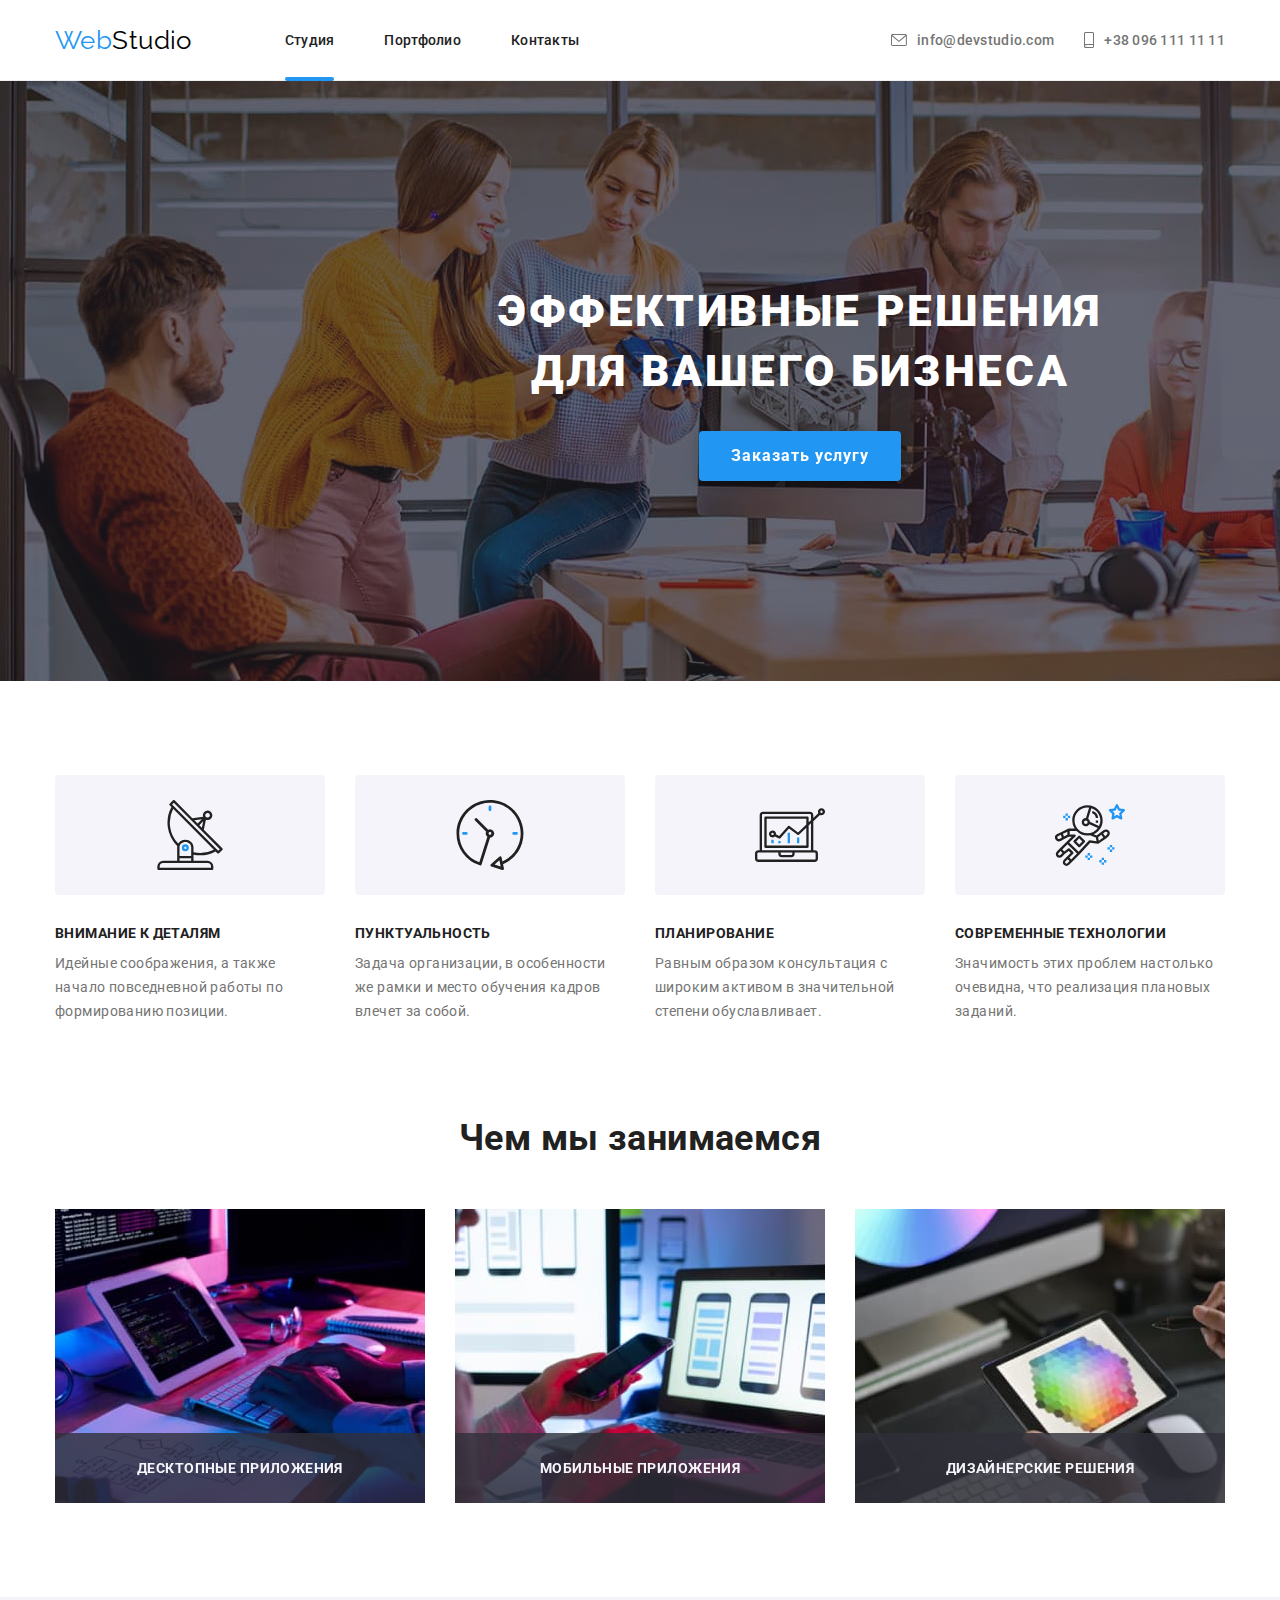
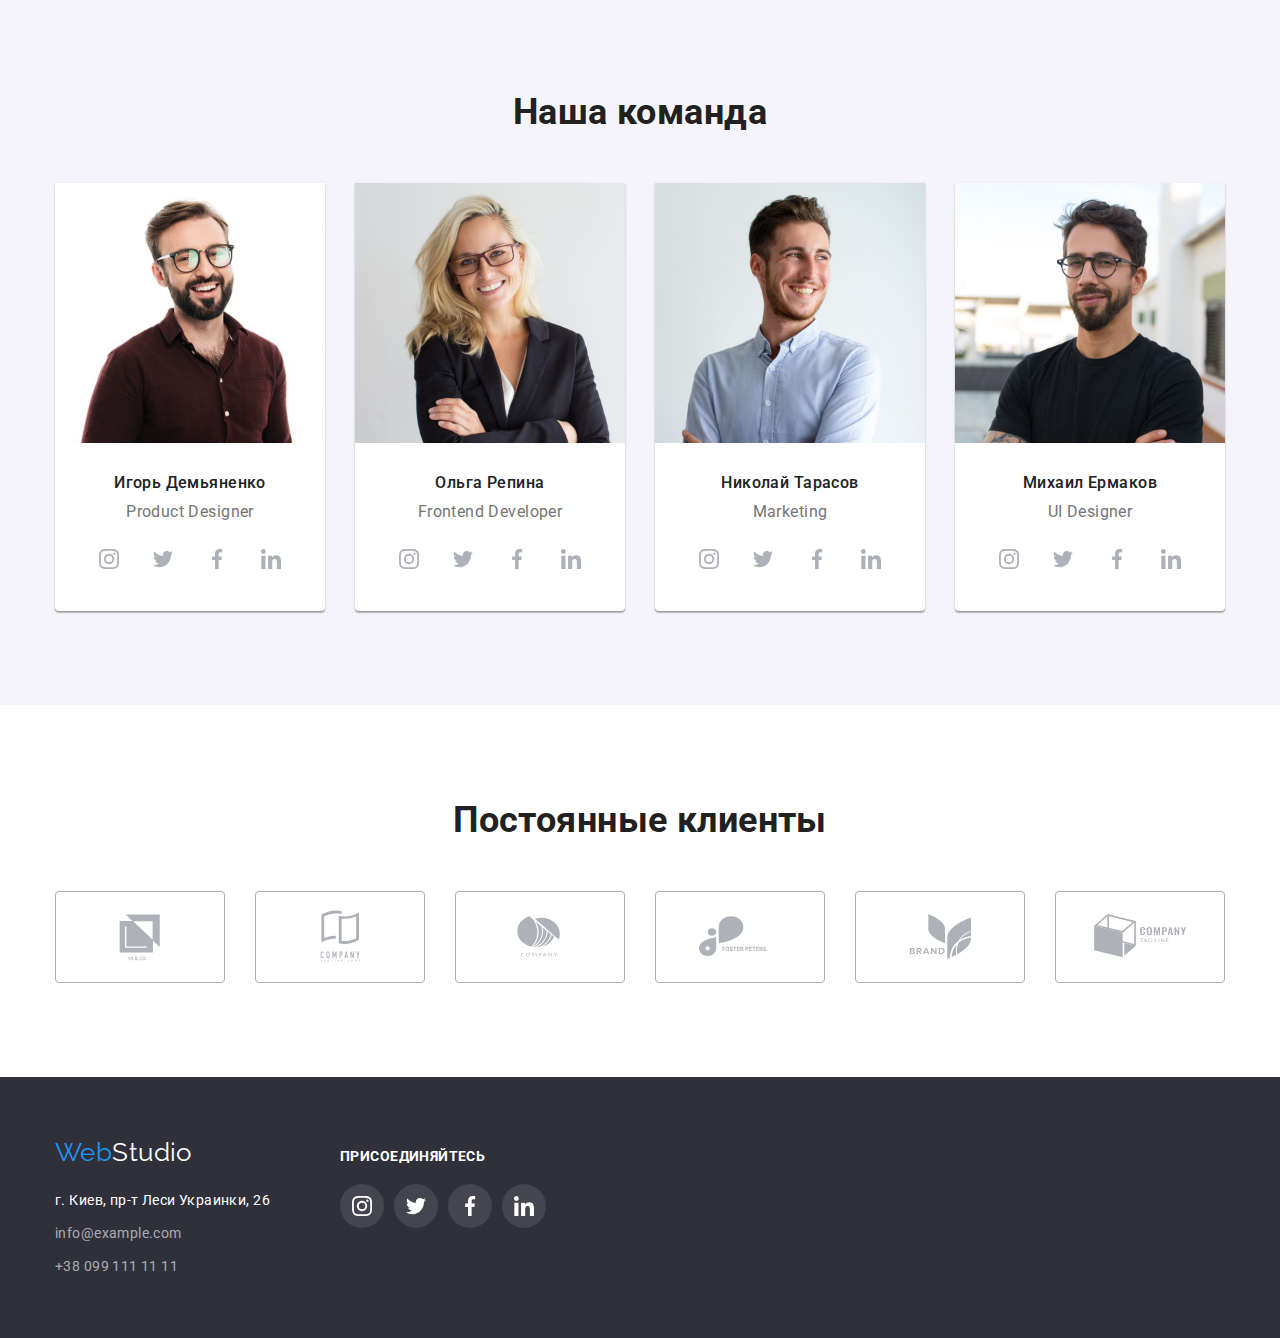
<file: index.html>
<!DOCTYPE html>
<html lang="ru">
  <head>
    <meta charset="UTF-8" />
    <meta http-equiv="X-UA-Compatible" content="IE=edge" />
    <meta name="viewport" content="width=device-width, initial-scale=1.0" />
    <title>Студия</title>
    <!-- <link rel="stylesheet" href="./css/reset.css" /> -->
    <link rel="stylesheet" href="https://cdnjs.cloudflare.com/ajax/libs/modern-normalize/1.1.0/modern-normalize.min.css" />
    <link rel="stylesheet" href="./css/styles.css" />
  </head>
  <body>
    <header>
      <!-- navigation bar -->
      <div class="container">
        <div class="nav-bar">
          <nav>
            <a href="./index.html" class="logo"><span>Web</span>Studio</a>
            <ul class="nav-menu">
              <li class="item"><a class="nav-link active" href="./index.html">Студия</a></li>
              <li class="item"><a class="nav-link" href="./portfollio.html">Портфолио</a></li>
              <li class="item"><a class="nav-link" href="">Контакты</a></li>
            </ul>
          </nav>

          <!-- contacts -->
          <ul class="cont-menu">
            <li class="item">
              <a class="cont-link" href="mailto:info@devstudio.com">
                <svg class="icon mail">
                  <use href="./images/sprite.svg#icon-envelope"></use>
                </svg>
                info@devstudio.com
              </a>
            </li>

            <li class="item">
              <a class="cont-link" href="tel:+380961111111">
                <svg class="icon phone">
                  <use href="./images/sprite.svg#icon-smartphone"></use>
                </svg>
                +38 096 111 11 11
              </a>
            </li>
          </ul>
        </div>
      </div>
    </header>

    <main>
      <!-- Hero -->
      <div class="overlay">
        <section class="hero">
          <div class="container">
            <h1 class="hero-text">Эффективные решения для вашего бизнеса</h1>
            <button type="button" class="button" data-modal-open>Заказать услугу</button>
          </div>
          <div class="backdrop is-hidden" data-backdrop="">
            <div class="modal" data-modal>
              <button class="close" data-modal-close>
                <svg class="icon">
                  <use href="./images/sprite.svg#icon-close2"></use>
                </svg>
              </button>
            </div>
          </div>
        </section>
      </div>

      <!-- Features -->
      <section class="features">
        <div class="container">
          <h2 hidden>Особенности</h2>
          <ul class="list">
            <li class="item">
              <div class="features-icons">
                <svg class="icon">
                  <use href="./images/sprite.svg#antenna"></use>
                </svg>
              </div>
              <h3 class="features-title">Внимание к деталям</h3>
              <p class="features-text">Идейные соображения, а также начало повседневной работы по формированию позиции.</p>
            </li>
            <li class="item">
              <div class="features-icons">
                <svg class="icon">
                  <use href="./images/sprite.svg#clock"></use>
                </svg>
              </div>
              <h3 class="features-title">Пунктуальность</h3>
              <p class="features-text">Задача организации, в особенности же рамки и место обучения кадров влечет за собой.</p>
            </li>
            <li class="item">
              <div class="features-icons">
                <svg class="icon">
                  <use href="./images/sprite.svg#diagram"></use>
                </svg>
              </div>
              <h3 class="features-title">Планирование</h3>
              <p class="features-text">Равным образом консультация с широким активом в значительной степени обуславливает.</p>
            </li>
            <li class="item">
              <div class="features-icons">
                <svg class="icon">
                  <use href="./images/sprite.svg#astronaut"></use>
                </svg>
              </div>
              <h3 class="features-title">Современные технологии</h3>
              <p class="features-text">Значимость этих проблем настолько очевидна, что реализация плановых заданий.</p>
            </li>
          </ul>
        </div>
      </section>

      <!-- About us gallery -->
      <section class="about">
        <div class="container">
          <h2 class="about-title">Чем мы занимаемся</h2>
          <ul class="list">
            <li class="banner">
              <img class="image" src="./images/img-1-opt.jpg" alt="Картинка компьютера" width="370" />
              <p class="label">Десктопные приложения</p>
            </li>
            <li class="banner">
              <img class="image" src="./images/img-2-opt.jpg" alt="Картинка телефона" width="370" />
              <p class="label">Мобильные приложения</p>
            </li>
            <li class="banner">
              <img class="image" src="./images/img-3-opt.jpg" alt="Картинка планшета" width="370" />
              <p class="label">Дизайнерские решения</p>
            </li>
          </ul>
        </div>
      </section>

      <!-- Our Team cards -->

      <section class="team">
        <div class="container">
          <h2 class="title">Наша команда</h2>
          <ul>
            <li class="team-card">
              <img src="./images/igor-opt.jpg" alt="Игорь Демьяненко" width="270" />
              <div class="card-text">
                <h3 class="member-name">Игорь Демьяненко</h3>
                <p class="member-role">Product Designer</p>
              </div>
              <ul class="card-icons">
                <li class="item">
                  <a href="https://www.instagram.com/" target="_blank" rel="noopener noreferrer nofollow">
                    <svg class="icon">
                      <use href="./images/sprite.svg#icon-instagram"></use>
                    </svg>
                  </a>
                </li>
                <li class="item">
                  <a href="https://twitter.com/" target="_blank" rel="noopener noreferrer nofollow">
                    <svg class="icon">
                      <use href="./images/sprite.svg#icon-twitter"></use>
                    </svg>
                  </a>
                </li>
                <li class="item">
                  <a href="https://www.facebook.com/" target="_blank" rel="noopener noreferrer nofollow">
                    <svg class="icon">
                      <use href="./images/sprite.svg#icon-facebook"></use>
                    </svg>
                  </a>
                </li>
                <li class="item">
                  <a href="https://www.linkedin.com/" target="_blank" rel="noopener noreferrer nofollow">
                    <svg class="icon">
                      <use href="./images/sprite.svg#icon-linkedin"></use>
                    </svg>
                  </a>
                </li>
              </ul>
            </li>
            <li class="team-card">
              <img src="./images/olga-opt.jpg" alt="Ольга Репина" width="270" />
              <div class="card-text">
                <h3 class="member-name">Ольга Репина</h3>
                <p class="member-role">Frontend Developer</p>
              </div>
              <ul class="card-icons">
                <li class="item">
                  <a href="https://www.instagram.com/" target="_blank" rel="noopener noreferrer nofollow">
                    <svg class="icon">
                      <use href="./images/sprite.svg#icon-instagram"></use>
                    </svg>
                  </a>
                </li>
                <li class="item">
                  <a href="https://twitter.com/" target="_blank" rel="noopener noreferrer nofollow">
                    <svg class="icon">
                      <use href="./images/sprite.svg#icon-twitter"></use>
                    </svg>
                  </a>
                </li>
                <li class="item">
                  <a href="https://www.facebook.com/" target="_blank" rel="noopener noreferrer nofollow">
                    <svg class="icon">
                      <use href="./images/sprite.svg#icon-facebook"></use>
                    </svg>
                  </a>
                </li>
                <li class="item">
                  <a href="https://www.linkedin.com/" target="_blank" rel="noopener noreferrer nofollow">
                    <svg class="icon">
                      <use href="./images/sprite.svg#icon-linkedin"></use>
                    </svg>
                  </a>
                </li>
              </ul>
            </li>
            <li class="team-card">
              <img src="./images/mikola-opt.jpg" alt="Николай Тарасов" width="270" />
              <div class="card-text">
                <h3 class="member-name">Николай Тарасов</h3>
                <p class="member-role">Marketing</p>
              </div>
              <ul class="card-icons">
                <li class="item">
                  <a href="https://www.instagram.com/" target="_blank" rel="noopener noreferrer nofollow">
                    <svg class="icon">
                      <use href="./images/sprite.svg#icon-instagram"></use>
                    </svg>
                  </a>
                </li>
                <li class="item">
                  <a href="https://twitter.com/" target="_blank" rel="noopener noreferrer nofollow">
                    <svg class="icon">
                      <use href="./images/sprite.svg#icon-twitter"></use>
                    </svg>
                  </a>
                </li>
                <li class="item">
                  <a href="https://www.facebook.com/" target="_blank" rel="noopener noreferrer nofollow">
                    <svg class="icon">
                      <use href="./images/sprite.svg#icon-facebook"></use>
                    </svg>
                  </a>
                </li>
                <li class="item">
                  <a href="https://www.linkedin.com/" target="_blank" rel="noopener noreferrer nofollow">
                    <svg class="icon">
                      <use href="./images/sprite.svg#icon-linkedin"></use>
                    </svg>
                  </a>
                </li>
              </ul>
            </li>
            <li class="team-card">
              <img src="./images/mihailo-opt.jpg" alt="Михаил Ермаков" width="270" />
              <div class="card-text">
                <h3 class="member-name">Михаил Ермаков</h3>
                <p class="member-role">UI Designer</p>
              </div>
              <ul class="card-icons">
                <li class="item">
                  <a href="https://www.instagram.com/" target="_blank" rel="noopener noreferrer nofollow">
                    <svg class="icon">
                      <use href="./images/sprite.svg#icon-instagram"></use>
                    </svg>
                  </a>
                </li>
                <li class="item">
                  <a href="https://twitter.com/" target="_blank" rel="noopener noreferrer nofollow">
                    <svg class="icon">
                      <use href="./images/sprite.svg#icon-twitter"></use>
                    </svg>
                  </a>
                </li>
                <li class="item">
                  <a href="https://www.facebook.com/" target="_blank" rel="noopener noreferrer nofollow">
                    <svg class="icon">
                      <use href="./images/sprite.svg#icon-facebook"></use>
                    </svg>
                  </a>
                </li>
                <li class="item">
                  <a href="https://www.linkedin.com/" target="_blank" rel="noopener noreferrer nofollow">
                    <svg class="icon">
                      <use href="./images/sprite.svg#icon-linkedin"></use>
                    </svg>
                  </a>
                </li>
              </ul>
            </li>
          </ul>
        </div>
      </section>
      <section class="clients">
        <div class="container">
          <h1 class="title">Постоянные клиенты</h1>
          <ul class="list">
            <li class="item">
              <a href="" class="link">
                <svg class="icon">
                  <use href="./images/sprite.svg#icon-client-1"></use>
                </svg>
              </a>
            </li>
            <li class="item">
              <a href="" class="link"
                ><svg class="icon">
                  <use href="./images/sprite.svg#icon-client-2"></use>
                </svg>
              </a>
            </li>
            <li class="item">
              <a href="" class="link"
                ><svg class="icon">
                  <use href="./images/sprite.svg#icon-client-3"></use>
                </svg>
              </a>
            </li>
            <li class="item">
              <a href="" class="link">
                <svg class="icon">
                  <use href="./images/sprite.svg#icon-client-4"></use>
                </svg>
              </a>
            </li>
            <li class="item">
              <a href="" class="link">
                <svg class="icon">
                  <use href="./images/sprite.svg#icon-client-5"></use>
                </svg>
              </a>
            </li>
            <li class="item">
              <a href="" class="link">
                <svg class="icon">
                  <use href="./images/sprite.svg#icon-client-6"></use>
                </svg>
              </a>
            </li>
          </ul>
        </div>
      </section>
    </main>

    <!-- Footer -->
    <footer>
      <div class="container">
        <div class="footer-content">
          <a href="./index.html" class="logo"><span>Web</span>Studio</a>
          <address>
            <ul class="add-menu">
              <li class="map item">
                <a
                  class="map-link"
                  href="https://goo.gl/maps/CPtrU1FHBa2aNyZL9"
                  target="_blank"
                  rel="noopener noreferrer nofollow"
                  >г. Киев, пр-т Леси Украинки, 26</a
                >
              </li>
              <li class="item">
                <a href="mailto:info@example.com" class="address-link">info@example.com</a>
              </li>
              <li class="item">
                <a href="tel:+380991111111" class="address-link">+38 099 111 11 11</a>
              </li>
            </ul>
          </address>
        </div>
        <div class="footer-media">
          <p class="title">Присоединяйтесь</p>
          <div class="social">
            <ul class="icons">
              <li class="item">
                <a href="https://www.instagram.com/" target="_blank" rel="noopener noreferrer nofollow">
                  <svg class="icon">
                    <use href="./images/sprite.svg#icon-instagram"></use>
                  </svg>
                </a>
              </li>
              <li class="item">
                <a href="https://twitter.com/" target="_blank" rel="noopener noreferrer nofollow">
                  <svg class="icon">
                    <use href="./images/sprite.svg#icon-twitter"></use>
                  </svg>
                </a>
              </li>
              <li class="item">
                <a href="https://www.facebook.com/" target="_blank" rel="noopener noreferrer nofollow">
                  <svg class="icon">
                    <use href="./images/sprite.svg#icon-facebook"></use>
                  </svg>
                </a>
              </li>
              <li class="item">
                <a href="https://www.linkedin.com/" target="_blank" rel="noopener noreferrer nofollow">
                  <svg class="icon">
                    <use href="./images/sprite.svg#icon-linkedin"></use>
                  </svg>
                </a>
              </li>
            </ul>
          </div>
        </div>
      </div>
    </footer>
    <script src="./modal.js"></script>
  </body>
</html>
</file>
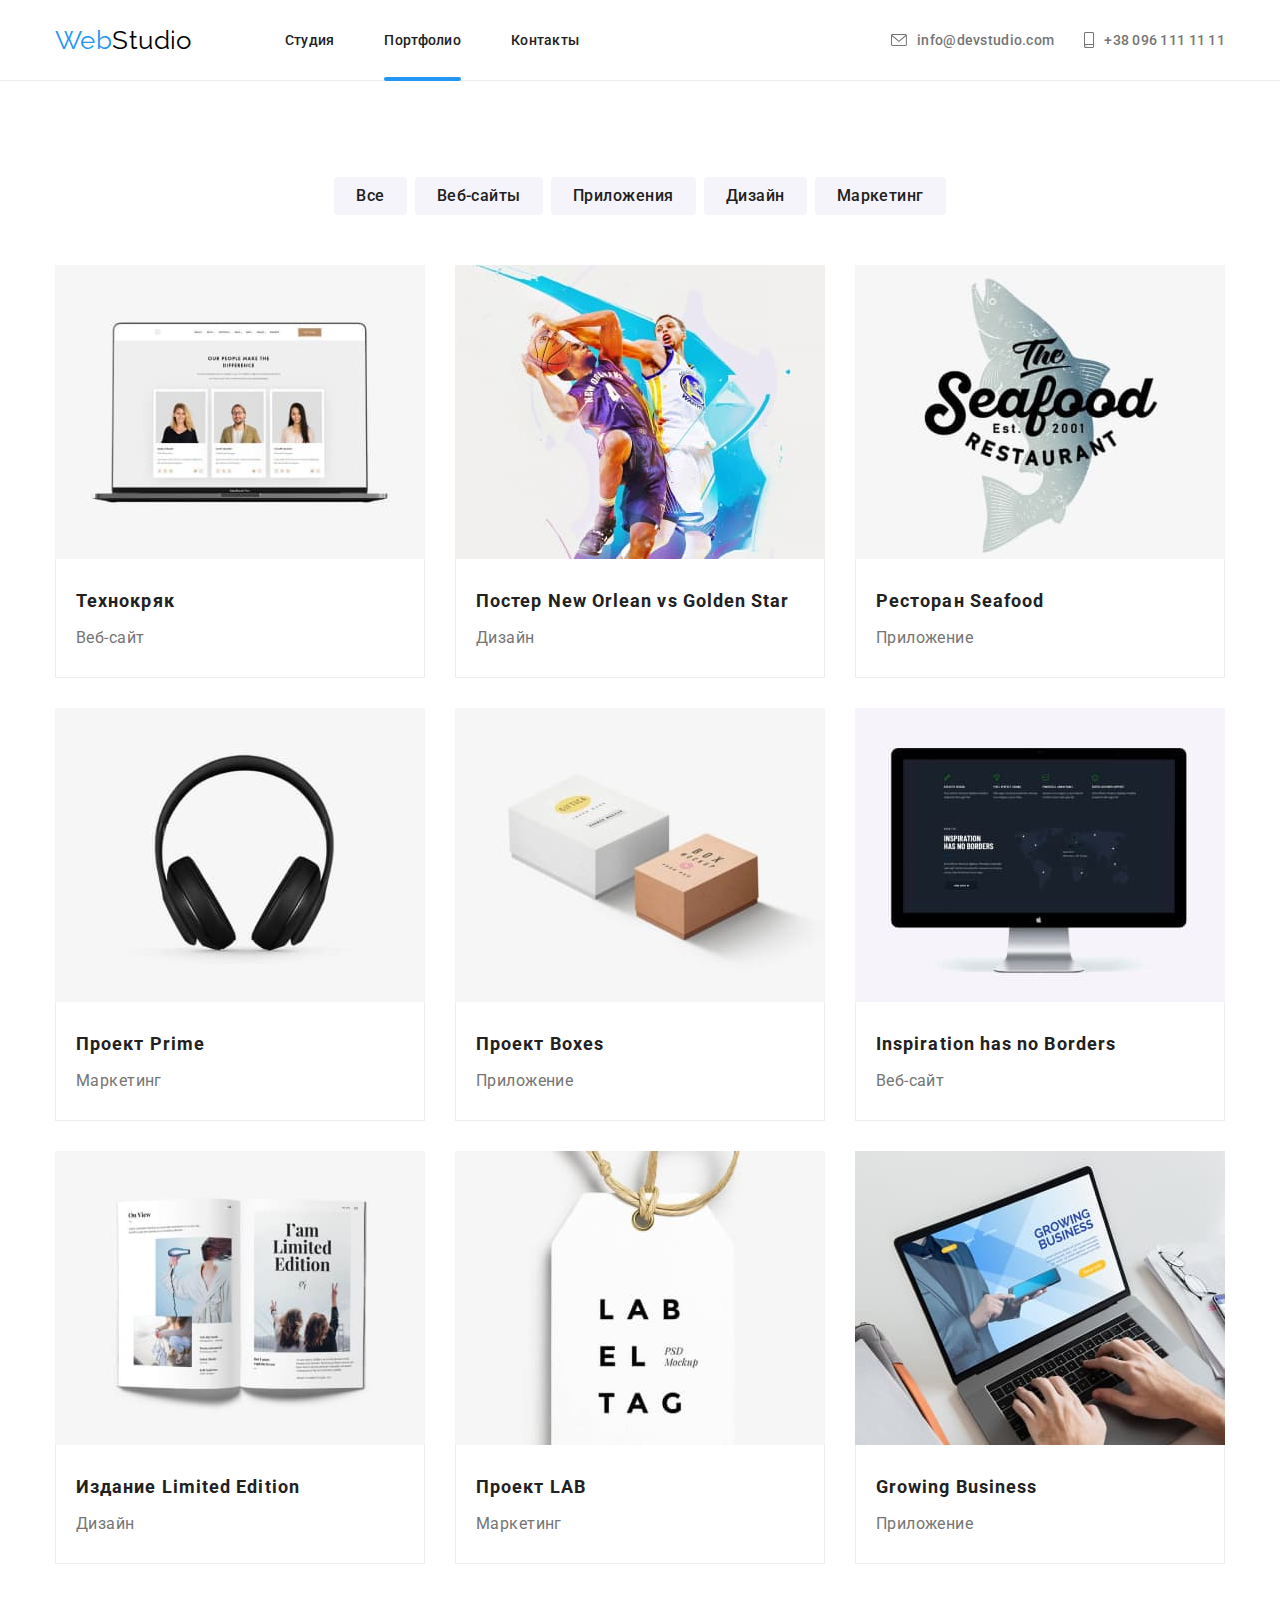
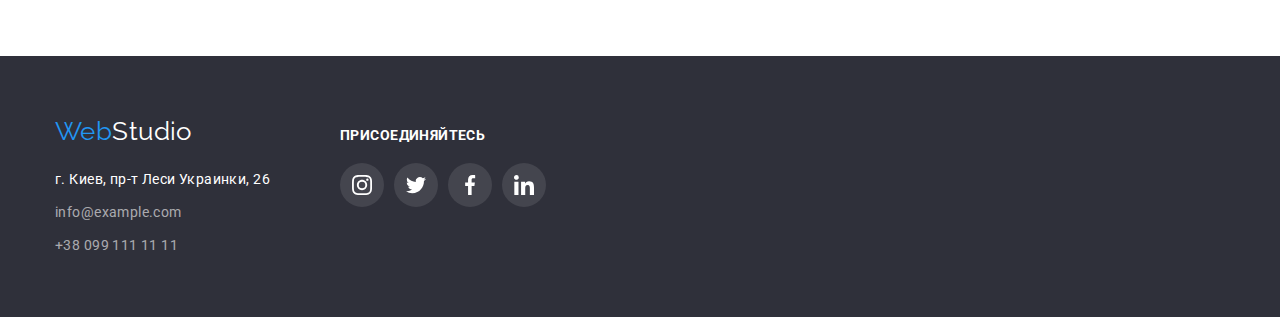
<file: portfollio.html>
<!DOCTYPE html>
<html lang="ru">
  <head>
    <meta charset="UTF-8" />
    <meta http-equiv="X-UA-Compatible" content="IE=edge" />
    <meta name="viewport" content="width=device-width, initial-scale=1.0" />
    <title>Портфолио</title>
    <!-- <link rel="stylesheet" href="./css/reset.css" /> -->
    <link rel="stylesheet" href="https://cdnjs.cloudflare.com/ajax/libs/modern-normalize/1.1.0/modern-normalize.min.css" />
    <link rel="stylesheet" href="./css/styles.css" />
  </head>
  <body>
    <header>
      <!-- navigation bar -->
      <div class="container">
        <div class="nav-bar">
          <nav>
            <a href="./index.html" class="logo"><span>Web</span>Studio</a>
            <ul class="nav-menu">
              <li class="item"><a class="nav-link" href="./index.html">Студия</a></li>
              <li class="item"><a class="nav-link active" href="./portfollio.html">Портфолио</a></li>
              <li class="item"><a class="nav-link" href="">Контакты</a></li>
            </ul>
          </nav>

          <!-- contacts -->
          <ul class="cont-menu">
            <li class="item">
              <a class="cont-link" href="mailto:info@devstudio.com">
                <svg class="icon mail">
                  <use href="./images/sprite.svg#icon-envelope"></use>
                </svg>
                info@devstudio.com
              </a>
            </li>

            <li class="item">
              <a class="cont-link" href="tel:+380961111111">
                <svg class="icon phone">
                  <use href="./images/sprite.svg#icon-smartphone"></use>
                </svg>
                +38 096 111 11 11
              </a>
            </li>
          </ul>
        </div>
      </div>
    </header>

    <main>
      <section class="port">
        <div class="container">
          <h1 hidden>Портфолио</h1>
          <ul class="port-menu">
            <li class="btn"><button type="button" class="button">Все</button></li>
            <li class="btn"><button type="button" class="button">Веб-сайты</button></li>
            <li class="btn"><button type="button" class="button">Приложения</button></li>
            <li class="btn"><button type="button" class="button">Дизайн</button></li>
            <li class="btn"><button type="button" class="button">Маркетинг</button></li>
          </ul>
          <ul class="port-gallery">
            <li class="port-card">
              <a href="" class="port-card-link">
                <div class="thumb">
                  <img src="./images/tehno-opt.jpg" alt="Изображение веб-сайта Технокряк" width="370" />

                  <div class="animation-overlay">
                    <p>
                      Ресурс предлагает комплексные предложения с разным уровнем функционала и сервисов. Все это позволит
                      посетителю получить исчерпывающие сведения о компании или частном лице.
                    </p>
                  </div>
                </div>
                <div class="card-container">
                  <h2 class="port-card-title">Технокряк</h2>
                  <p class="port-card-text">Веб-сайт</p>
                </div>
              </a>
            </li>
            <li class="port-card">
              <a href="" class="port-card-link">
                <div class="thumb">
                  <img src="./images/poster-opt.jpg" alt="Постер баскетбольного матча" width="370" />
                  <div class="animation-overlay">
                    <p>Lorem ipsum dolor, sit amet consectetur adipisicing elit. Necessitatibus, natus?</p>
                  </div>
                </div>

                <div class="card-container">
                  <h2 class="port-card-title">Постер New Orlean vs Golden Star</h2>
                  <p class="port-card-text">Дизайн</p>
                </div></a
              >
            </li>
            <li class="port-card">
              <a href="" class="port-card-link"></a>
                <div class="thumb">
                  <img src="./images/restor-opt.jpg" alt="Логотип ресторана Seafood" width="370" />
                  <div class="animation-overlay">
                    <p>Lorem ipsum dolor, sit amet consectetur adipisicing elit. Necessitatibus, natus?</p>
                  </div>
                </div>

                <div class="card-container">
                  <h2 class="port-card-title">Ресторан Seafood</h2>
                  <p class="port-card-text">Приложение</p>
                </div></a
              >
            </li>
            <li class="port-card">
              <a href="" class="port-card-link"
                >
                <div class="thumb">   <img src="./images/prime-opt.jpg" alt="Изображение наушников Prime" width="370" /> <div class="animation-overlay">
                    <p>Lorem ipsum dolor, sit amet consectetur adipisicing elit. Necessitatibus, natus?</p>
                  </div> </div>
              


                <div class="card-container">
                  <h2 class="port-card-title">Проект Prime</h2>
                  <p class="port-card-text">Маркетинг</p>
                </div></a
              >
            </li>
            <li class="port-card">
              <a href="" class="port-card-link"
                >
                <div class="thumb"> <img src="./images/boxes-opt.jpg" alt="Илюстрация приложения Boxes" width="370" /> <div class="animation-overlay">
                    <p>Lorem ipsum dolor, sit amet consectetur adipisicing elit. Necessitatibus, natus?</p>
                  </div> </div>
               
                <div class="card-container">
                  <h2 class="port-card-title">Проект Boxes</h2>
                  <p class="port-card-text">Приложение</p>
                </div></a
              >
            </li>
            <li class="port-card">
              <a href="" class="port-card-link"
                >
                <div class="thumb"><img src="./images/isnpir-opt.jpg" alt="Изображение веб-сайта Inspiration has no Borders" width="370" />  <div class="animation-overlay">
                    <p>Lorem ipsum dolor, sit amet consectetur adipisicing elit. Necessitatibus, natus?</p>
                  </div> </div>
                
                <div class="card-container">
                  <h2 class="port-card-title">Inspiration has no Borders</h2>
                  <p class="port-card-text">Веб-сайт</p>
                </div></a
              >
            </li>
            <li class="port-card">
              <a href="" class="port-card-link"
                >
                <div class="thumb">    <img src="./images/book-opt.jpg" alt="Изображение книги Limited Edition" width="370" /> <div class="animation-overlay">
                    <p>Lorem ipsum dolor, sit amet consectetur adipisicing elit. Necessitatibus, natus?</p>
                  </div></div>
            
                <div class="card-container">
                  <h2 class="port-card-title">Издание Limited Edition</h2>
                  <p class="port-card-text">Дизайн</p>
                </div></a
              >
            </li>
            <li class="port-card">
              <a href="" class="port-card-link"
                >
                <div class="thumb"> <img src="./images/lab-opt.jpg" alt="Изображение магазинной бирки с надписью LABEL TAG" width="370" />  <div class="animation-overlay">
                    <p>Lorem ipsum dolor, sit amet consectetur adipisicing elit. Necessitatibus, natus?</p>
                  </div> </div>
               
                <div class="card-container">
                  <h2 class="port-card-title">Проект LAB</h2>
                  <p class="port-card-text">Маркетинг</p>
                </div></a
              >
            </li>
            <li class="port-card">
              <a href="" class="port-card-link"
                >
                <div class="thumb"> <img
                  src="./images/business-opt.jpg"
                  alt="Изображение компьютера с открытым приложением Growing Business"
                  width="370"
                />  <div class="animation-overlay">
                    <p>Lorem ipsum dolor, sit amet consectetur adipisicing elit. Necessitatibus, natus?</p>
                  </div> </div>
               
                <div class="card-container">
                  <h2 class="port-card-title">Growing Business</h2>
                  <p class="port-card-text">Приложение</p>
                </div></a
              >
            </li>
          </ul>
        </div>
      </section>
    </main>

    <!-- Footer -->
    <footer>
      <div class="container">
        <div class="footer-content">
          <a href="./index.html" class="logo"><span>Web</span>Studio</a>
          <address>
            <ul class="add-menu">
              <li class="map item">
                <a
                  class="map-link"
                  href="https://goo.gl/maps/CPtrU1FHBa2aNyZL9"
                  target="_blank"
                  rel="noopener noreferrer nofollow"
                  >г. Киев, пр-т Леси Украинки, 26</a
                >
              </li>
              <li class="item">
                <a href="mailto:info@example.com" class="address-link">info@example.com</a>
              </li>
              <li class="item">
                <a href="tel:+380991111111" class="address-link">+38 099 111 11 11</a>
              </li>
            </ul>
          </address>
        </div>
        <div class="footer-media">
          <p class="title">Присоединяйтесь</p>
          <div class="social">
            <ul class="icons">
              <li class="item">
                <a href="https://www.instagram.com/" target="_blank" rel="noopener noreferrer nofollow">
                  <svg class="icon">
                    <use href="./images/sprite.svg#icon-instagram"></use>
                  </svg>
                </a>
              </li>
              <li class="item">
                <a href="https://twitter.com/" target="_blank" rel="noopener noreferrer nofollow">
                  <svg class="icon">
                    <use href="./images/sprite.svg#icon-twitter"></use>
                  </svg>
                </a>
              </li>
              <li class="item">
                <a href="https://www.facebook.com/" target="_blank" rel="noopener noreferrer nofollow">
                  <svg class="icon">
                    <use href="./images/sprite.svg#icon-facebook"></use>
                  </svg>
                </a>
              </li>
              <li class="item">
                <a href="https://www.linkedin.com/" target="_blank" rel="noopener noreferrer nofollow">
                  <svg class="icon">
                    <use href="./images/sprite.svg#icon-linkedin"></use>
                  </svg>
                </a>
              </li>
            </ul>
          </div>
        </div>
      </div>
    </footer>
  </body>
</html>
</file>
<file: css/styles.css>
@import url("https://fonts.googleapis.com/css2?family=Raleway:wght@700&display=swap");
@import url("https://fonts.googleapis.com/css2?family=Roboto:wght@400;500;700;900&display=swap");

/* ---------------------------variables--------------------------- */
:root {
  --color-main: #212121;
  --color-alt: #757575;
  --color-accent: #2196f3;
  --color-bg-alt: #2f303a;
  --color-bg-sect: #f5f4fa;
  --animation-cubic: cubic-bezier(0.4, 0, 0.2, 1);
}

/* ---------------------------global---------------------------- */
header {
  border-bottom: 1px solid #eeeeee;
}
body {
  font-family: "Roboto", sans-serif;
  color: var(--color-alt);
  font-size: 14px;
  line-height: calc(24 / 14);
  background-color: #ffffff;
  letter-spacing: 0.03em;
}

a {
  text-decoration: none;
}
ul {
  list-style: none;
  margin: 0;
  padding: 0;
}
h1,
h2,
h3,
h4,
h5,
h6,
p {
  margin: 0;
  word-wrap: break-word;
}

address {
  font-style: normal;
}
img {
  display: block;
  min-width: 100%;
  height: auto;
}

.container {
  width: 1200px;
  /* outline: tomato solid 2px; */
  margin-left: auto;
  margin-right: auto;
  padding-left: 15px;
  padding-right: 15px;
}
/* ---------------------------header--------------------------- */

.nav-bar {
  display: flex;
  align-items: center;
}
nav {
  display: flex;
  align-items: center;
}
.logo {
  font-family: "Raleway", sans-serif;
  font-size: 26px;
  color: #000000;
  line-height: 31px;
}
.logo span {
  color: var(--color-accent);
}
.nav-menu {
  display: flex;
}

.nav-menu .item {
  position: relative;
}

.nav-menu .item:not(:last-child) {
  margin-right: 50px;
}
.nav-menu {
  margin-left: 93px;
}
.nav-link {
  display: block;
  padding-top: 32px;
  padding-bottom: 32px;

  color: var(--color-main);
  font-weight: 500;
  letter-spacing: 0.02em;
  line-height: 16px;

  transition: color 250ms var(--animation-cubic);
}
.active::before {
  content: "";

  position: absolute;
  left: 0;
  bottom: -1px;

  display: block;
  width: 100%;
  height: 4px;
  border-radius: 2px;
  background-color: var(--color-accent);
}

.nav-link::after {
  content: "";

  position: absolute;
  left: 0;
  bottom: -1px;

  display: block;
  width: 100%;
  height: 4px;
  border-radius: 2px;
  background-color: var(--color-accent);

  transform: scaleX(0);
  transition: transform 250ms var(--animation-cubic);
}

.nav-link:hover,
.nav-link:focus {
  color: var(--color-accent);
}

.nav-link:hover::after,
.nav-link:focus::after {
  transform: scaleX(1);
}

.cont-menu {
  display: flex;
  margin-left: auto;
}

.cont-menu .icon {
  fill: currentColor;
  margin-right: 10px;
}

.mail {
  max-width: 16px;
  max-height: 12px;
}
.phone {
  max-width: 10px;
  max-height: 16px;
}
.cont-menu .item:not(:last-child) {
  margin-right: 30px;
}
.cont-link {
  display: flex;
  align-items: center;

  color: var(--color-alt);
  font-weight: 500;
  letter-spacing: 0.02em;
  line-height: 16px;

  transition: color 250ms var(--animation-cubic);
}
.cont-link:hover,
.cont-link:focus {
  color: var(--color-accent);
}

/* ---------------------------main--------------------------- */
.hero {
  text-align: center;
  padding-top: 200px;
  padding-bottom: 200px;
}

.overlay {
  height: 600px;
  width: 1600px;
  margin-right: auto;
  margin-left: auto;

  background-image: linear-gradient(to right, rgba(47, 48, 58, 0.4), rgba(47, 48, 58, 0.4)), url(../images/hero-bg.jpg);

  background-repeat: no-repeat;
  background-size: cover;
  background-position: center;
}
.hero-text {
  max-width: 696px;
  margin-left: auto;
  margin-right: auto;
  margin-bottom: 30px;

  color: #ffffff;
  font-size: 44px;
  line-height: calc(60 / 44);
  letter-spacing: 0.06em;
  font-weight: 900;
  text-transform: uppercase;
}
.hero .button {
  font-family: inherit;
  font-size: 16px;
  line-height: calc(30 / 16);
  letter-spacing: 0.06em;
  font-weight: 700;
  color: #ffffff;

  padding: 10px 32px;
  background-color: var(--color-accent);
  cursor: pointer;
  filter: drop-shadow(0px 4px 4px rgba(0, 0, 0, 0.25));
  border: none;
  border-radius: 4px;

  transition: background-color 250ms var(--animation-cubic), filter 250ms var(--animation-cubic);
}
.hero .button:hover,
.hero .button:focus,
.hero .button:active {
  background-color: #188ce8;
  box-shadow: 0px 4px 4px rgba(0, 0, 0, 0.15);
}
.backdrop {
  position: fixed;
  top: 0;
  left: 0;
  width: 100%;
  height: 100%;
  background-color: rgba(0, 0, 0, 0.2);

  opacity: 1;
  transition: opacity 250ms var(--animation-cubic);
}
.backdrop.is-hidden {
  opacity: 0;
  pointer-events: none;
}

.backdrop.is-hidden .modal {
  transform: scale(1.1) translate(-50%, -50%);
}

.modal {
  position: absolute;
  top: 50%;
  left: 50%;

  min-width: 528px;
  min-height: 581px;
  border-radius: 4px;
  box-shadow: 0px 1px 3px rgba(0, 0, 0, 0.12), 0px 1px 1px rgba(0, 0, 0, 0.14), 0px 2px 1px rgba(0, 0, 0, 0.2);

  background-color: #fff;

  transform: translate(-50%, -50%) scale(1);
  transition: transform 250ms var(--animation-cubic);
}
.close {
  position: absolute;
  top: 9px;
  right: 12px;

  width: 30px;
  height: 30px;
  padding: 0;
  border-radius: 50%;
  border: 1px solid rgba(0, 0, 0, 0.1);

  display: flex;
  justify-content: center;
  align-items: center;
  cursor: pointer;

  background-color: #fff;
}
.close .icon {
  width: 11px;
  height: 11px;
  fill: #000000;
}
/* ---------------------------Features--------------------------- */
.features {
  padding-top: 94px;
  padding-bottom: 94px;
}
.features .list {
  display: flex;
}
.features .item {
  width: calc((100% - 90px) / 4);
}
.features .item:not(:last-child) {
  margin-right: 30px;
}

.features-icons {
  display: flex;
  margin-bottom: 30px;
  justify-content: center;
  padding-top: 25px;
  padding-bottom: 25px;
  background-color: var(--color-bg-sect);
  border-radius: 4px;
}
.features .icon {
  max-width: 70px;
  max-height: 70px;
  fill: var(--color-main);
}

.features-title {
  margin-bottom: 10px;

  color: var(--color-main);
  font-size: 14px;
  line-height: 16px;
  font-weight: 700;
  text-transform: uppercase;
}
.features-text {
  line-height: 24px;
  letter-spacing: 0.03em;
}

/* ----------------------about us gallery---------------------- */

.about {
  display: flex;
  flex-direction: column;
  padding-bottom: 94px;
  align-items: center;
}
.about .list {
  display: flex;
}
.about .banner {
  position: relative;
}
.about .banner:not(:last-child) {
  margin-right: 30px;
}
.about-title {
  margin-bottom: 50px;

  color: var(--color-main);
  font-size: 36px;
  line-height: 42px;
  font-weight: 700;
  text-align: center;
}
.label {
  position: absolute;
  bottom: 0;
  left: 0;

  padding-top: 27px;
  padding-bottom: 27px;
  width: 100%;

  text-align: center;
  text-transform: uppercase;
  font-size: 14px;
  line-height: 16px;
  font-weight: 700;

  color: var(--color-bg-sect);
  background-color: rgba(47, 48, 58, 0.8);
}
/* ----------------------team section----------------------*/

.team {
  background-color: var(--color-bg-sect);
  padding-bottom: 94px;
  padding-top: 94px;
}
.team .container {
  display: flex;
  flex-direction: column;
  align-items: center;
}
.team .title {
  margin-bottom: 50px;

  color: var(--color-main);
  font-size: 36px;
  line-height: 42px;
  text-align: center;
}

.team ul {
  display: flex;
}
.team-card {
  background-color: #ffffff;
  width: 270px;

  box-shadow: 0px 1px 3px rgba(0, 0, 0, 0.12), 0px 1px 1px rgba(0, 0, 0, 0.14), 0px 2px 1px rgba(0, 0, 0, 0.2);
  border-radius: 0px 0px 4px 4px;
}

.team-card:not(:last-child) {
  margin-right: 30px;
}

.card-text {
  text-align: center;
  margin-top: 30px;
  margin-bottom: 16px;
}
.team .member-name {
  margin-bottom: 10px;

  color: var(--color-main);
  font-size: 16px;
  line-height: 19px;
  font-weight: 500;
}
.team .member-role {
  font-size: 16px;
  line-height: 19px;
}
.card-icons {
  display: flex;
  justify-content: center;
  margin-bottom: 30px;
}

.card-icons .icon {
  width: 20px;
  height: 20px;
}

.card-icons .item:not(:last-child) {
  margin-right: 10px;
}
.card-icons a {
  display: flex;
  align-items: center;
  justify-content: center;
  width: 44px;
  height: 44px;
  border-radius: 50%;

  fill: #afb1b8;
  background-color: #ffffff;

  transition: fill 250ms var(--animation-cubic), background-color 250ms var(--animation-cubic);
}
.card-icons a:hover,
.card-icons a:focus {
  background-color: var(--color-accent);
  fill: #ffffff;
}

/* --------------------------clients--------------------------- */

.clients {
  padding-top: 94px;
  padding-bottom: 94px;
}
.clients .list {
  display: flex;
}
.clients .title {
  margin-bottom: 50px;

  color: var(--color-main);
  font-size: 36px;
  line-height: 42px;
  text-align: center;
}
.clients .link {
  display: flex;
  width: 170px;
  height: 92px;

  border: 1px solid #afb1b8;
  border-radius: 4px;

  fill: #afb1b8;
  background-color: #fff;

  transition: fill 250ms var(--animation-cubic), background-color 250ms var(--animation-cubic);
}
.clients .link:hover,
.clients .link:focus {
  fill: var(--color-accent);
  border-color: var(--color-accent);
}

.clients .item:not(:last-child) {
  margin-right: 30px;
}

/* .clients .icon {
} */
/* ---------------------------main portfolio--------------------------- */
.port {
  padding-top: 96px;
  padding-bottom: 92px;
}
.port-menu {
  display: flex;
  justify-content: center;
  margin-bottom: 50px;
}

.port-menu .button {
  padding-top: 6px;
  padding-bottom: 6px;
  padding-right: 22px;
  padding-left: 22px;

  font-family: inherit;
  color: var(--color-main);
  font-size: 16px;
  font-weight: 500;
  line-height: calc(26 / 16);
  letter-spacing: 0.03em;

  background-color: #f5f4fa;
  border: none;
  border-radius: 4px;
  cursor: pointer;

  transition: color 250ms var(--animation-cubic), background-color 250ms var(--animation-cubic),
    box-shadow 250ms var(--animation-cubic);
}
.port-menu .btn:not(:last-child) {
  margin-right: 8px;
}

.port-menu .button:hover,
.port-menu .button:focus,
.port-menu .button:active {
  color: #ffffff;
  background-color: var(--color-accent);
  box-shadow: 0px 3px 1px rgba(0, 0, 0, 0.1), 0px 1px 2px rgba(0, 0, 0, 0.08), 0px 2px 2px rgba(0, 0, 0, 0.12);
  border-radius: 4px;
}

.port-gallery {
  display: flex;
  flex-wrap: wrap;
}
.port-card {
  width: calc((100% - 60px) / 3);
  margin-right: 30px;
  margin-bottom: 30px;
  transition: box-shadow 250ms var(--animation-cubic);
}
.port-card:hover {
  box-shadow: 1px 1px rgba(0, 0, 0, 0.12), 0px 4px 4px rgba(0, 0, 0, 0.06), 1px 4px 6px rgba(0, 0, 0, 0.16);
}

.port-card:nth-child(3n) {
  margin-right: 0px;
}
.port-card:nth-last-child(-n + 3) {
  margin-bottom: 0px;
}

.card-container {
  padding: 24px 20px;
  border: 1px solid #eeeeee;
  border-top: 0;
}
.port-card-title {
  color: var(--color-main);
  font-size: 18px;
  line-height: calc(36 / 18);
  letter-spacing: 0.06em;
  font-weight: 700;
  margin-bottom: 4px;
}
.port-card-text {
  color: var(--color-alt);
  font-size: 16px;
  line-height: calc(30 / 16);
}
.thumb {
  position: relative;
  overflow: hidden;
}
.animation-overlay {
  position: absolute;
  top: 0;
  left: 0;

  width: 100%;
  height: 100%;
  display: flex;
  align-items: center;
  background-color: rgba(33, 150, 243, 0.9);

  transform: translateY(100%);
  transition: transform 250ms var(--animation-cubic);
}
.port-card:hover .animation-overlay {
  transform: translateY(0);
}
.animation-overlay p {
  margin: 63px 24px;

  font-size: 18px;
  line-height: 28px;
  font-weight: 400;
  color: #fff;
}
/* ---------------------------footer--------------------------- */

footer {
  padding-top: 60px;
  padding-bottom: 60px;

  background-color: var(--color-bg-alt);
}
footer .container {
  display: flex;
}
footer .logo {
  display: inline-block;
  color: white;
  line-height: 31px;
  margin-bottom: 20px;
}
.footer-content {
  margin-right: 70px;
}
.add-menu .item:not(:last-child) {
  margin-bottom: 9px;
}
.map-link {
  color: #ffffff;
  line-height: 24px;

  transition: color 250ms var(--animation-cubic);
}
.map-link:hover,
.map-link:focus {
  color: var(--color-accent);
}
.address-link {
  color: rgba(255, 255, 255, 0.6);
  line-height: 24px;
  letter-spacing: 00.03em;

  transition: color 250ms var(--animation-cubic);
}
.address-link:hover,
.address-link:focus {
  color: var(--color-accent);
}
footer .container {
  align-items: baseline;
}
.footer-media .title {
  margin-bottom: 20px;

  font-size: 14px;
  line-height: 16px;
  font-weight: 700;
  text-transform: uppercase;
  color: #fff;
}
.social .icons {
  display: flex;
}
.social .icon {
  width: 20px;
  height: 20px;
}

.social .item:not(:last-child) {
  margin-right: 10px;
}
.social a {
  display: flex;
  align-items: center;
  justify-content: center;
  width: 44px;
  height: 44px;
  border-radius: 50%;

  fill: #fff;
  background-color: rgba(255, 255, 255, 0.1);

  transition: fill 250ms var(--animation-cubic), background-color 250ms var(--animation-cubic);
}
.social a:hover,
.social a:focus {
  background-color: var(--color-accent);
  fill: #ffffff;
}
</file>
